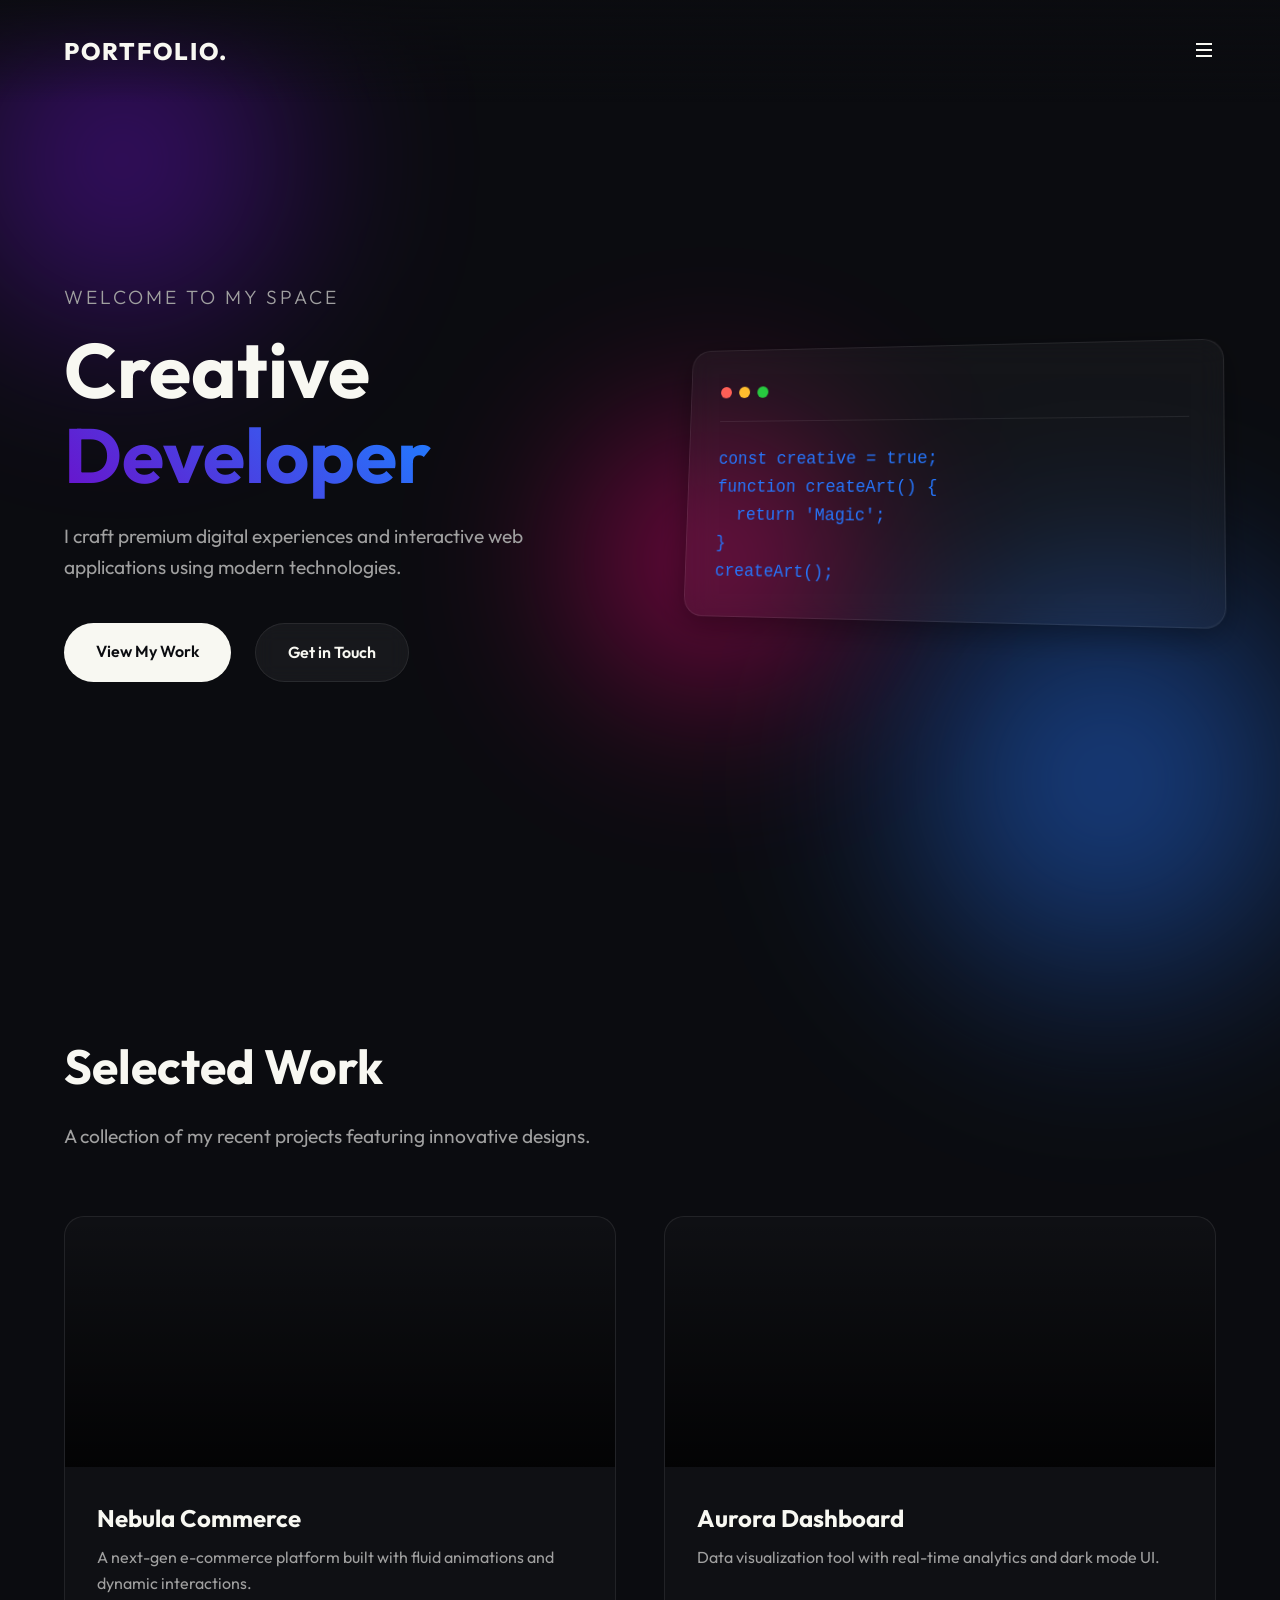
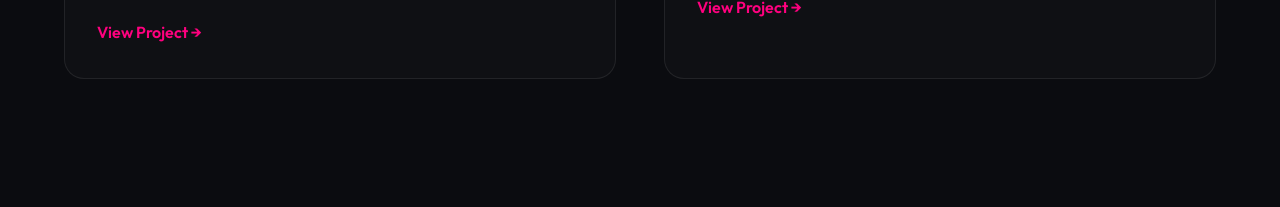
<file: index.html>
<!DOCTYPE html>
<html lang="en">
<head>
  <meta charset="UTF-8">
  <meta name="viewport" content="width=device-width, initial-scale=1.0">
  <title>Developer Portfolio</title>
  <meta name="description" content="Premium Developer Portfolio">
  <link href="https://fonts.googleapis.com/css2?family=Outfit:wght@300;400;600;800&family=Space+Grotesk:wght@400;700&display=swap" rel="stylesheet">
  <link rel="stylesheet" href="style.css">
</head>
<body>
  <!-- Animated Background Shapes -->
  <div class="blob shape-1"></div>
  <div class="blob shape-2"></div>
  <div class="blob shape-3"></div>

  <!-- Animated Menu Panel -->
  <nav class="side-panel" id="side-panel">
    <button class="close-btn" id="close-menu" aria-label="Close menu">
      <svg width="24" height="24" viewBox="0 0 24 24" fill="none" stroke="currentColor" stroke-width="2"><path d="M18 6L6 18M6 6l12 12"></path></svg>
    </button>
    <ul class="nav-links">
      <li style="--i:1;"><a href="#home">Home</a></li>
      <li style="--i:2;"><a href="#about">About</a></li>
      <li style="--i:3;"><a href="#projects">Work</a></li>
      <li style="--i:4;"><a href="#contact">Contact</a></li>
    </ul>
    <div class="panel-footer">
      <p>Premium Web Experience</p>
    </div>
  </nav>

  <div class="overlay" id="overlay"></div>

  <!-- Header -->
  <header>
    <div class="logo">PORTFOLIO.</div>
    <button class="menu-btn" id="open-menu" aria-label="Open menu">
      <svg width="24" height="24" viewBox="0 0 24 24" fill="none" stroke="currentColor" stroke-width="2"><path d="M4 6h16M4 12h16M4 18h16"></path></svg>
    </button>
  </header>

  <main>
    <!-- Home Section -->
    <section id="home" class="hero">
      <div class="hero-content">
        <h2 class="subtitle hidden">Welcome to my space</h2>
        <h1 class="title hidden">Creative<br><span class="gradient-text">Developer</span></h1>
        <p class="description hidden">I craft premium digital experiences and interactive web applications using modern technologies.</p>
        <div class="cta-group hidden">
          <a href="#projects" class="btn primary">View My Work</a>
          <a href="#contact" class="btn secondary">Get in Touch</a>
        </div>
      </div>
      <div class="hero-visual hidden">
        <div class="glass-card main-card">
          <div class="card-header">
            <div class="dots"><span></span><span></span><span></span></div>
          </div>
          <div class="card-body">
            <code>const creative = true;<br>function createArt() {<br>&nbsp;&nbsp;return 'Magic';<br>}<br>createArt();</code>
          </div>
        </div>
      </div>
    </section>

    <!-- Projects Section -->
    <section id="projects" class="projects">
      <div class="section-header hidden">
        <h2>Selected Work</h2>
        <p>A collection of my recent projects featuring innovative designs.</p>
      </div>
      <div class="project-grid">
        <article class="project-card hidden" style="--d: 1;">
          <div class="card-image project-1"></div>
          <div class="card-info">
            <h3>Nebula Commerce</h3>
            <p>A next-gen e-commerce platform built with fluid animations and dynamic interactions.</p>
            <a href="#" class="view-link">View Project &rarr;</a>
          </div>
        </article>
        <article class="project-card hidden" style="--d: 2;">
          <div class="card-image project-2"></div>
          <div class="card-info">
            <h3>Aurora Dashboard</h3>
            <p>Data visualization tool with real-time analytics and dark mode UI.</p>
            <a href="#" class="view-link">View Project &rarr;</a>
          </div>
        </article>
      </div>
    </section>
  </main>

  <script src="script.js"></script>
</body>
</html>
</file>
<file: style.css>
:root {
  --bg-color: #0b0c10;
  --panel-bg: rgba(25, 25, 30, 0.6);
  --text-main: #f8f8f2;
  --text-muted: #a0a0a0;
  --accent-1: #6a11cb;
  --accent-2: #2575fc;
  --accent-3: #ff007f;
  --border: rgba(255, 255, 255, 0.08);
  --glass-shadow: 0 8px 32px 0 rgba(0, 0, 0, 0.37);
  --font-main: 'Outfit', sans-serif;
  --font-mono: 'Space Grotesk', monospace;
}

* {
  margin: 0;
  padding: 0;
  box-sizing: border-box;
}

body {
  background-color: var(--bg-color);
  color: var(--text-main);
  font-family: var(--font-main);
  overflow-x: hidden;
  line-height: 1.6;
}

/* Background Blobs for Animation */
.blob {
  position: absolute;
  border-radius: 50%;
  filter: blur(80px);
  z-index: -1;
  opacity: 0.6;
  animation: float 10s infinite ease-in-out alternate;
}

.shape-1 {
  top: -10%; left: -10%;
  width: 500px; height: 500px;
  background: radial-gradient(circle, var(--accent-1), transparent 70%);
  animation-delay: 0s;
}

.shape-2 {
  bottom: -20%; right: -10%;
  width: 600px; height: 600px;
  background: radial-gradient(circle, var(--accent-2), transparent 70%);
  animation-delay: -5s;
}

.shape-3 {
  top: 40%; left: 40%;
  width: 400px; height: 400px;
  background: radial-gradient(circle, var(--accent-3), transparent 70%);
  animation-duration: 15s;
}

@keyframes float {
  0% { transform: translate(0, 0) scale(1); }
  100% { transform: translate(30px, 50px) scale(1.1); }
}

/* Header */
header {
  position: fixed;
  top: 0; left: 0; right: 0;
  padding: 2rem 5%;
  display: flex;
  justify-content: space-between;
  align-items: center;
  z-index: 100;
  background: linear-gradient(to bottom, rgba(11,12,16,0.9), transparent);
}

.logo {
  font-weight: 800;
  font-size: 1.5rem;
  letter-spacing: 2px;
}

.menu-btn {
  background: none;
  border: none;
  color: var(--text-main);
  cursor: pointer;
  z-index: 101;
  transition: transform 0.3s ease;
}
.menu-btn:hover { transform: scale(1.1); }


/* Animated Side Panel */
.side-panel {
  position: fixed;
  top: 0; right: -100%;
  width: 400px;
  max-width: 100vw;
  height: 100vh;
  background: var(--panel-bg);
  backdrop-filter: blur(20px);
  -webkit-backdrop-filter: blur(20px);
  border-left: 1px solid var(--border);
  box-shadow: var(--glass-shadow);
  z-index: 1000;
  padding: 4rem 3rem;
  display: flex;
  flex-direction: column;
  transition: right 0.7s cubic-bezier(0.77, 0, 0.175, 1);
}

.side-panel.active { right: 0; }

.close-btn {
  position: absolute;
  top: 2rem; right: 2rem;
  background: none; border: none;
  color: var(--text-main);
  cursor: pointer;
  transition: transform 0.3s;
}
.close-btn:hover { transform: rotate(90deg); color: var(--accent-3); }

.nav-links {
  list-style: none;
  margin-top: 4rem;
  flex-grow: 1;
}

.nav-links li { margin-bottom: 2rem; overflow: hidden; }

.nav-links a {
  text-decoration: none;
  color: var(--text-main);
  font-size: 2.5rem;
  font-weight: 600;
  display: inline-block;
  transform: translateY(100%);
  opacity: 0;
  transition: transform 0.5s cubic-bezier(0.77, 0, 0.175, 1), opacity 0.5s ease, color 0.3s ease;
}

.side-panel.active .nav-links a {
  transform: translateY(0);
  opacity: 1;
  transition-delay: calc(var(--i) * 0.1s + 0.3s);
}

.nav-links a:hover {
  color: var(--accent-3);
  text-shadow: 0 0 10px rgba(255,0,127,0.5);
}

.panel-footer {
  margin-top: auto;
  font-size: 0.9rem;
  color: var(--text-muted);
  opacity: 0;
  transform: translateY(20px);
  transition: all 0.5s ease;
}
.side-panel.active .panel-footer {
  opacity: 1;
  transform: translateY(0);
  transition-delay: 0.8s;
}

.overlay {
  position: fixed;
  inset: 0;
  background: rgba(0,0,0,0.5);
  backdrop-filter: blur(5px);
  z-index: 900;
  opacity: 0;
  visibility: hidden;
  transition: opacity 0.5s ease, visibility 0.5s;
}
.overlay.active { opacity: 1; visibility: visible; }

/* Hero Section */
.hero {
  min-height: 100vh;
  padding: 8rem 5% 4rem;
  display: grid;
  grid-template-columns: 1fr 1fr;
  align-items: center;
  gap: 4rem;
}

.subtitle {
  font-size: 1.2rem;
  font-weight: 300;
  color: var(--text-muted);
  text-transform: uppercase;
  letter-spacing: 3px;
  margin-bottom: 1rem;
}

.title {
  font-size: clamp(3rem, 6vw, 5rem);
  line-height: 1.1;
  margin-bottom: 1.5rem;
}

.gradient-text {
  background: linear-gradient(45deg, var(--accent-1), var(--accent-2), var(--accent-3));
  -webkit-background-clip: text;
  color: transparent;
  background-size: 200% auto;
  animation: gradientFlow 5s ease infinite;
}

@keyframes gradientFlow {
  0% { background-position: 0% 50%; }
  50% { background-position: 100% 50%; }
  100% { background-position: 0% 50%; }
}

.description {
  font-size: 1.2rem;
  color: var(--text-muted);
  max-width: 500px;
  margin-bottom: 2.5rem;
}

.cta-group {
  display: flex; gap: 1.5rem;
}

.btn {
  padding: 1rem 2rem;
  border-radius: 30px;
  text-decoration: none;
  font-weight: 600;
  transition: all 0.3s ease;
}

.btn.primary {
  background: var(--text-main);
  color: var(--bg-color);
}
.btn.primary:hover {
  transform: translateY(-3px);
  box-shadow: 0 10px 20px rgba(255,255,255,0.2);
}

.btn.secondary {
  border: 1px solid var(--border);
  color: var(--text-main);
  background: rgba(255,255,255,0.05);
  backdrop-filter: blur(10px);
}
.btn.secondary:hover {
  background: rgba(255,255,255,0.1);
  transform: translateY(-3px);
}

/* Glass Card */
.glass-card {
  background: rgba(255, 255, 255, 0.03);
  border: 1px solid var(--border);
  border-radius: 20px;
  padding: 2rem;
  backdrop-filter: blur(15px);
  box-shadow: var(--glass-shadow);
  transform: perspective(1000px) rotateY(-10deg) rotateX(5deg);
  transition: transform 0.5s ease;
}
.glass-card:hover {
  transform: perspective(1000px) rotateY(0deg) rotateX(0deg);
}

.card-header {
  border-bottom: 1px solid var(--border);
  padding-bottom: 1rem;
  margin-bottom: 1.5rem;
}

.dots span {
  display: inline-block;
  width: 12px; height: 12px;
  border-radius: 50%;
  background: #ff5f56;
  margin-right: 8px;
}
.dots span:nth-child(2) { background: #ffbd2e; }
.dots span:nth-child(3) { background: #27c93f; }

.card-body {
  font-family: var(--font-mono);
  color: var(--accent-2);
  font-size: 1.1rem;
}

/* Projects Section */
.projects {
  padding: 8rem 5%;
}

.section-header { margin-bottom: 4rem; }
.section-header h2 {
  font-size: 3rem;
  margin-bottom: 1rem;
}
.section-header p {
  color: var(--text-muted);
  font-size: 1.2rem;
}

.project-grid {
  display: grid;
  grid-template-columns: repeat(auto-fit, minmax(300px, 1fr));
  gap: 3rem;
}

.project-card {
  background: rgba(255,255,255,0.02);
  border: 1px solid var(--border);
  border-radius: 20px;
  overflow: hidden;
  transition: transform 0.4s ease, box-shadow 0.4s ease;
}
.project-card:hover {
  transform: translateY(-10px);
  box-shadow: 0 20px 40px rgba(0,0,0,0.4);
  border-color: rgba(255,255,255,0.2);
}

.card-image {
  height: 250px;
  background: #333;
  position: relative;
  overflow: hidden;
}
.card-image::before {
  content: '';
  position: absolute;
  inset: 0;
  background: linear-gradient(to top, rgba(0,0,0,0.8), transparent);
}

.card-image.project-1 {
  background: url('https://images.unsplash.com/photo-1551288049-bebda4e38f71?auto=format&fit=crop&q=80&w=800') center/cover;
}
.card-image.project-2 {
  background: url('https://images.unsplash.com/photo-1460925895917-afdab827c52f?auto=format&fit=crop&q=80&w=800') center/cover;
}

.card-info { padding: 2rem; }
.card-info h3 {
  font-size: 1.5rem;
  margin-bottom: 0.5rem;
}
.card-info p {
  color: var(--text-muted);
  margin-bottom: 1.5rem;
}
.view-link {
  color: var(--accent-3);
  text-decoration: none;
  font-weight: 600;
  transition: color 0.3s ease;
}
.view-link:hover { color: var(--text-main); }

/* Scroll Animations */
.hidden {
  opacity: 0;
  transform: translateY(30px);
  transition: opacity 0.8s ease, transform 0.8s cubic-bezier(0.16, 1, 0.3, 1);
}
.hidden.show {
  opacity: 1;
  transform: translateY(0);
}
.project-card.hidden {
  transition-delay: calc(var(--d) * 0.1s);
}

@media (max-width: 768px) {
  .hero { grid-template-columns: 1fr; text-align: center; margin-top: 5rem; }
  .cta-group { justify-content: center; }
  .side-panel { width: 300px; }
  .glass-card { transform: none; }
}
</file>
